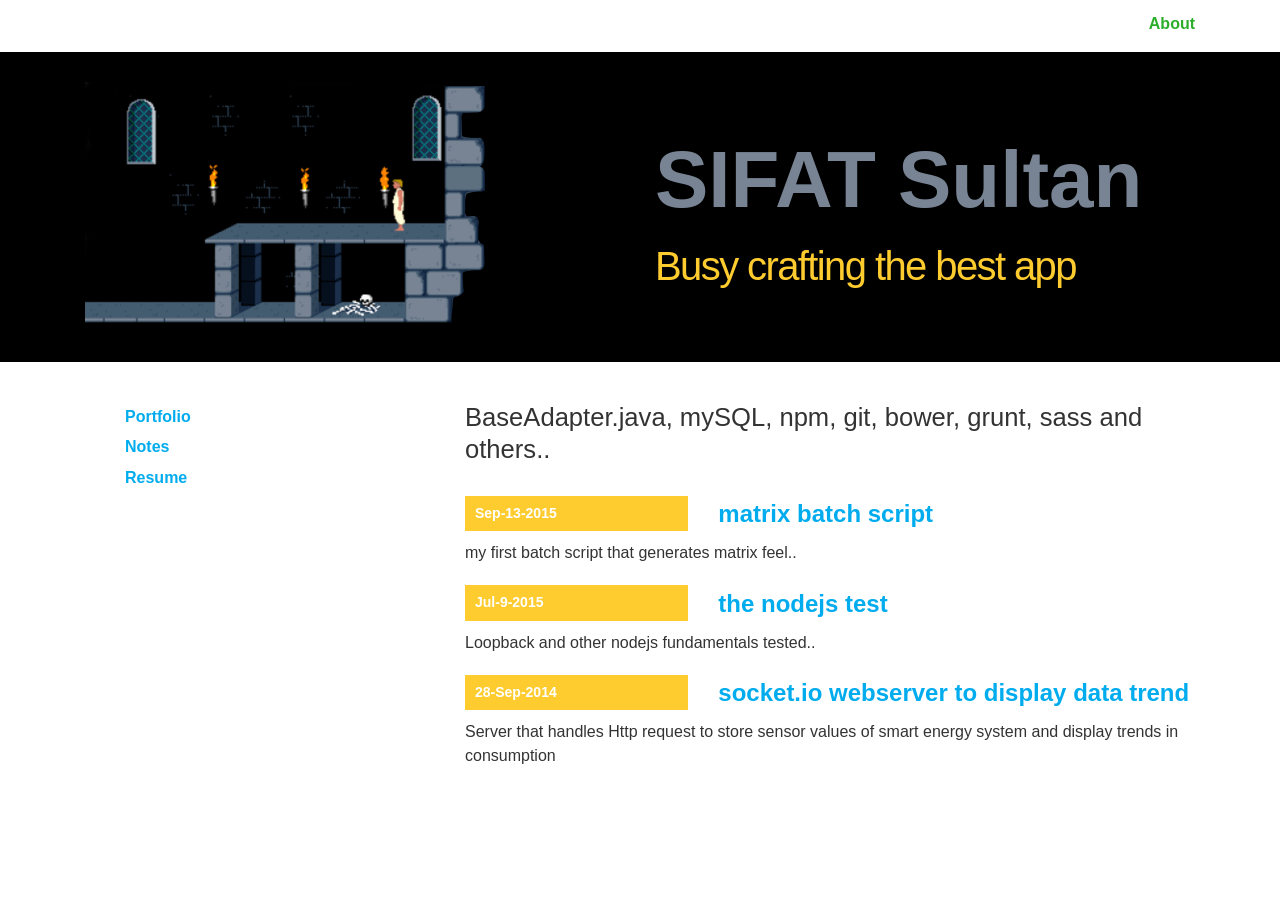
<file: index.html>
<!DOCTYPE html>
<html lang="en">
<head>
    <meta charset="UTF-8">
    <title>Sifat.S</title>
    <link rel="stylesheet" href="bower_components/bootstrap/dist/css/bootstrap.css">
    <link rel="stylesheet" href="bower_components/bootstrap/dist/css/bootstrap-theme.css">
    <link rel="stylesheet" href="css/style.css">
    
    <script src="bower_components/jquery/dist/jquery.min.js"></script>
    <script src="bower_components/bootstrap/dist/js/bootstrap.min.js"></script>

    <!-- <script src="scripts/functions.js"></script> -->
    <!-- <script src="scripts/variables.js"></script> -->
    <!-- <script src="scripts/bootstrap-cols.js"></script> -->
    <!-- <script src="scripts/array.js"></script> -->
    
</head>

<body>
<nav class="navbar">
  <div class="container">
    <!-- Brand and toggle get grouped for better mobile display -->
    <div class="navbar-header">
      <button type="button" class="navbar-toggle collapsed" data-toggle="collapse" data-target="#bs-example-navbar-collapse-1">
        <span class="sr-only">Toggle navigation</span>
        <span class="icon-bar"></span>
        <span class="icon-bar"></span>
        <span class="icon-bar"></span>
      </button>
      <a class="navbar-brand" href="#"></a>
    </div>

    <!-- Collect the nav links, forms, and other content for toggling -->
    <div class="collapse navbar-collapse" id="bs-example-navbar-collapse-1">

      <ul class="nav navbar-nav navbar-right nav-main-nav">
        <li><a href="#">About</a></li>
      </ul>
    </div><!-- /.navbar-collapse -->
  </div><!-- /.container-fluid -->
</nav>
<!-- nav -->

<div class="row row-banner ">	
	<div class="container container-banner vertical-center">
		<div class="col-md-6">
			<img src="images/prince2.png" alt="" />
		</div><!-- col-md-4 -->
		<div class="col-md-6">
			<h1 class="bold name">Sifat <span class="lowercase">Sultan</span></h1>
			<h3 class="letter-spacing-narrow name-desc">Busy crafting the best app</h3>
		</div><!-- col-md-8 --> 
	</div>
	<!-- container-banner -->
</div><!-- row-banner -->

<div class="row row-content">
	<div class="container container-content">
		<div class="col-md-4 col-md-4-navigation">
			<nav class="nav-side-nav">
				<ul class="ul-side-nav">
          <li><a href="pages/introduction.html">Portfolio</a></li>
          <li><a href="pages/design.html">Notes</a></li>
          <li><a href="pages/implementation.html">Resume</a></li>
				</ul>
			</nav>
		</div><!-- col-md-4-navigation -->
		<div class="col-md-8 col-md-8-content">
			
      <p class="lead">BaseAdapter.java, mySQL, npm, git, bower, grunt, sass and others..</p>
			
      
      <div class="post">
        <div class="row vertical-center">
          <div class="col-md-4">
            <h5 class="bold date">Sep-13-2015</h5><!-- date -->
          </div><!-- col date -->
          <div class="col-md-8">
            <h3 class="subtitle bold">
              <a target="_blank" href="https://github.com/sifatsultan/batch-matrix">matrix batch script</a><!-- a subtitle -->
            </h3><!-- h3 subtitle -->
          </div><!-- col subtitle -->
        </div><!-- row-upper -->        
        <div class="row row-lower">
          <div class="col-md-12">
            <p>my first batch script that generates matrix feel..</p><!-- desc -->
          </div><!-- col desc -->        
        </div><!-- row-lower -->        
      </div><!-- post -->

      <div class="post">
        <div class="row vertical-center">
          <div class="col-md-4">
            <h5 class="bold date">Jul-9-2015</h5><!-- date -->
          </div><!-- col date -->
          <div class="col-md-8">
            <h3 class="subtitle bold">
              <a target="_blank" href="https://github.com/sifatsultan/node-learn-node">the nodejs test</a><!-- a subtitle -->
            </h3><!-- h3 subtitle -->
          </div><!-- col subtitle -->
        </div><!-- row-upper -->        
        <div class="row row-lower">
          <div class="col-md-12">
            <p>Loopback and other nodejs fundamentals tested..</p><!-- desc -->
          </div><!-- col desc -->        
        </div><!-- row-lower -->        
      </div><!-- post -->

      <div class="post">        
        <div class="row row-upper vertical-center">
          <div class="col-md-4">
            <h5 class="bold date">28-Sep-2014</h5><!-- date -->
          </div><!-- col date -->
          <div class="col-md-8">
            <h3 class="subtitle bold"><a target="_blank" href="https://github.com/sifatsultan/js-socketio-loadmanagement">socket.io webserver to display data trend</a>
            </h3><!-- subtitle -->
          </div><!-- col subtitle -->
        </div><!-- row-upper -->        

        <div class="row row-lower">
          <div class="col-md-12">
            <p>Server that handles Http request to store sensor values of smart energy system and display trends in consumption</p><!-- desc -->
          </div><!-- column desc -->
        </div><!-- row-lower -->
      </div><!-- post -->
			

      
		</div><!-- col-md-8-content -->
	</div>
</div>




</body>

</html>
</file>
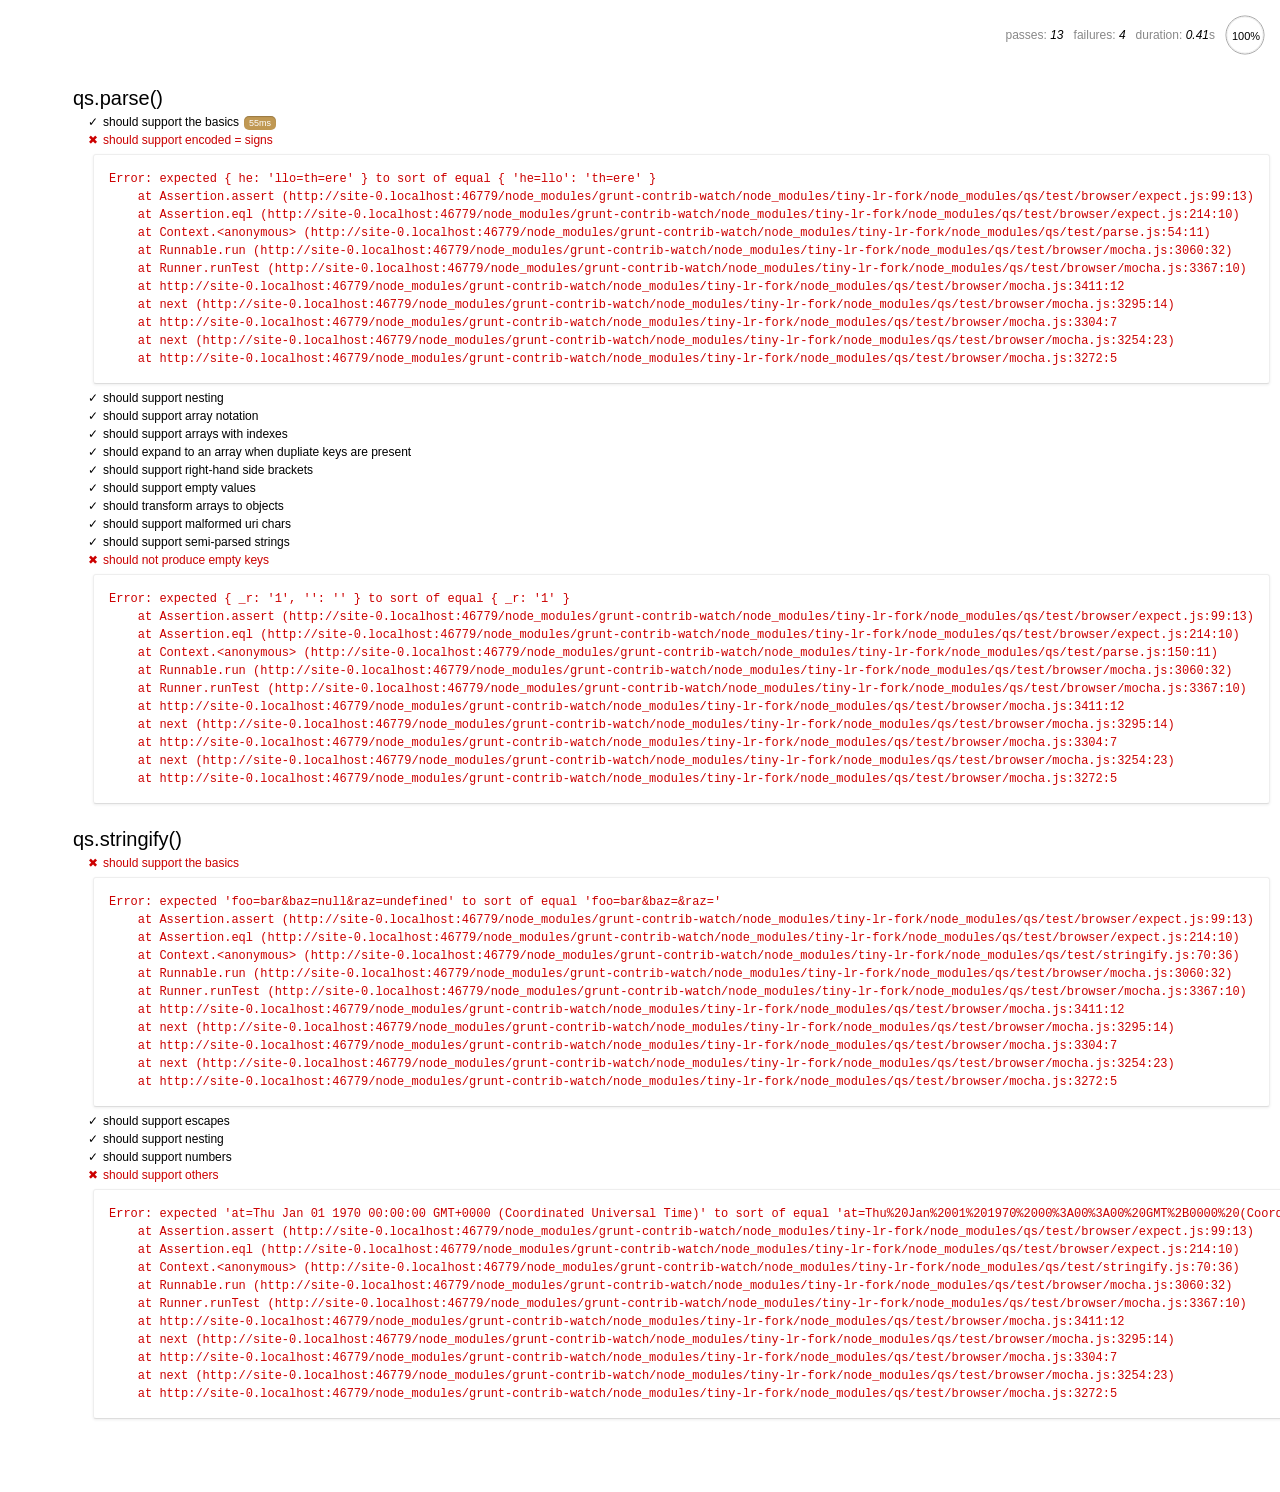
<file: node_modules/grunt-contrib-watch/node_modules/tiny-lr-fork/node_modules/qs/test/browser/index.html>
<html>
  <head>
    <title>Mocha</title>
    <meta http-equiv="Content-Type" content="text/html; charset=UTF-8">
    <link rel="stylesheet" href="mocha.css" />
    <script src="jquery.js" type="text/javascript"></script>
    <script src="expect.js"></script>
    <script src="mocha.js"></script>
    <script>mocha.setup('bdd')</script>
    <script src="qs.js"></script>
    <script src="../parse.js"></script>
    <script src="../stringify.js"></script>
    <script>onload = mocha.run;</script>
  </head>
  <body>
    <div id="mocha"></div>
  </body>
</html>
</file>
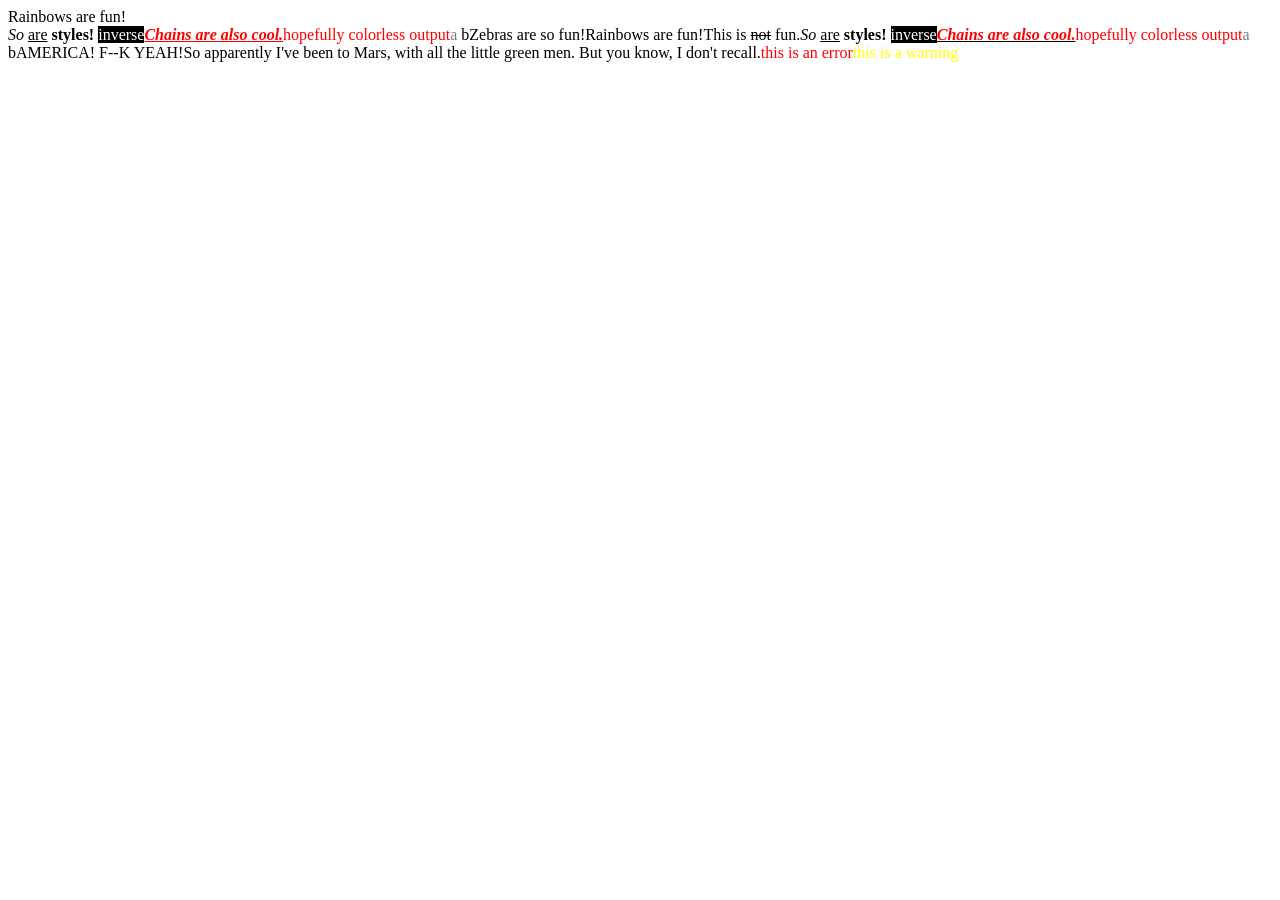
<file: node_modules/grunt/node_modules/colors/example.html>
<!DOCTYPE HTML>
<html lang="en-us">
  <head>
    <meta http-equiv="Content-type" content="text/html; charset=utf-8">
    <title>Colors Example</title>
    <script src="colors.js"></script>
  </head>
  <body>
    <script>

    var test = colors.red("hopefully colorless output");

    document.write('Rainbows are fun!'.rainbow + '<br/>');
    document.write('So '.italic + 'are'.underline + ' styles! '.bold + 'inverse'.inverse); // styles not widely supported
    document.write('Chains are also cool.'.bold.italic.underline.red); // styles not widely supported
    //document.write('zalgo time!'.zalgo);
    document.write(test.stripColors);
    document.write("a".grey + " b".black);

    document.write("Zebras are so fun!".zebra);

    document.write(colors.rainbow('Rainbows are fun!'));
    document.write("This is " + "not".strikethrough + " fun.");

    document.write(colors.italic('So ') + colors.underline('are') + colors.bold(' styles! ') + colors.inverse('inverse')); // styles not widely supported
    document.write(colors.bold(colors.italic(colors.underline(colors.red('Chains are also cool.'))))); // styles not widely supported
    //document.write(colors.zalgo('zalgo time!'));
    document.write(colors.stripColors(test));
    document.write(colors.grey("a") + colors.black(" b"));

    colors.addSequencer("america", function(letter, i, exploded) {
      if(letter === " ") return letter;
      switch(i%3) {
        case 0: return letter.red;
        case 1: return letter.white;
        case 2: return letter.blue;
      }
    });

    colors.addSequencer("random", (function() {
      var available = ['bold', 'underline', 'italic', 'inverse', 'grey', 'yellow', 'red', 'green', 'blue', 'white', 'cyan', 'magenta'];

      return function(letter, i, exploded) {
        return letter === " " ? letter : letter[available[Math.round(Math.random() * (available.length - 1))]];
      };
    })());

    document.write("AMERICA! F--K YEAH!".america);
    document.write("So apparently I've been to Mars, with all the little green men. But you know, I don't recall.".random);

    //
    // Custom themes
    //

    colors.setTheme({
      silly: 'rainbow',
      input: 'grey',
      verbose: 'cyan',
      prompt: 'grey',
      info: 'green',
      data: 'grey',
      help: 'cyan',
      warn: 'yellow',
      debug: 'blue',
      error: 'red'
    });

    // outputs red text
    document.write("this is an error".error);

    // outputs yellow text
    document.write("this is a warning".warn);

    </script>
  </body>
</html>
</file>
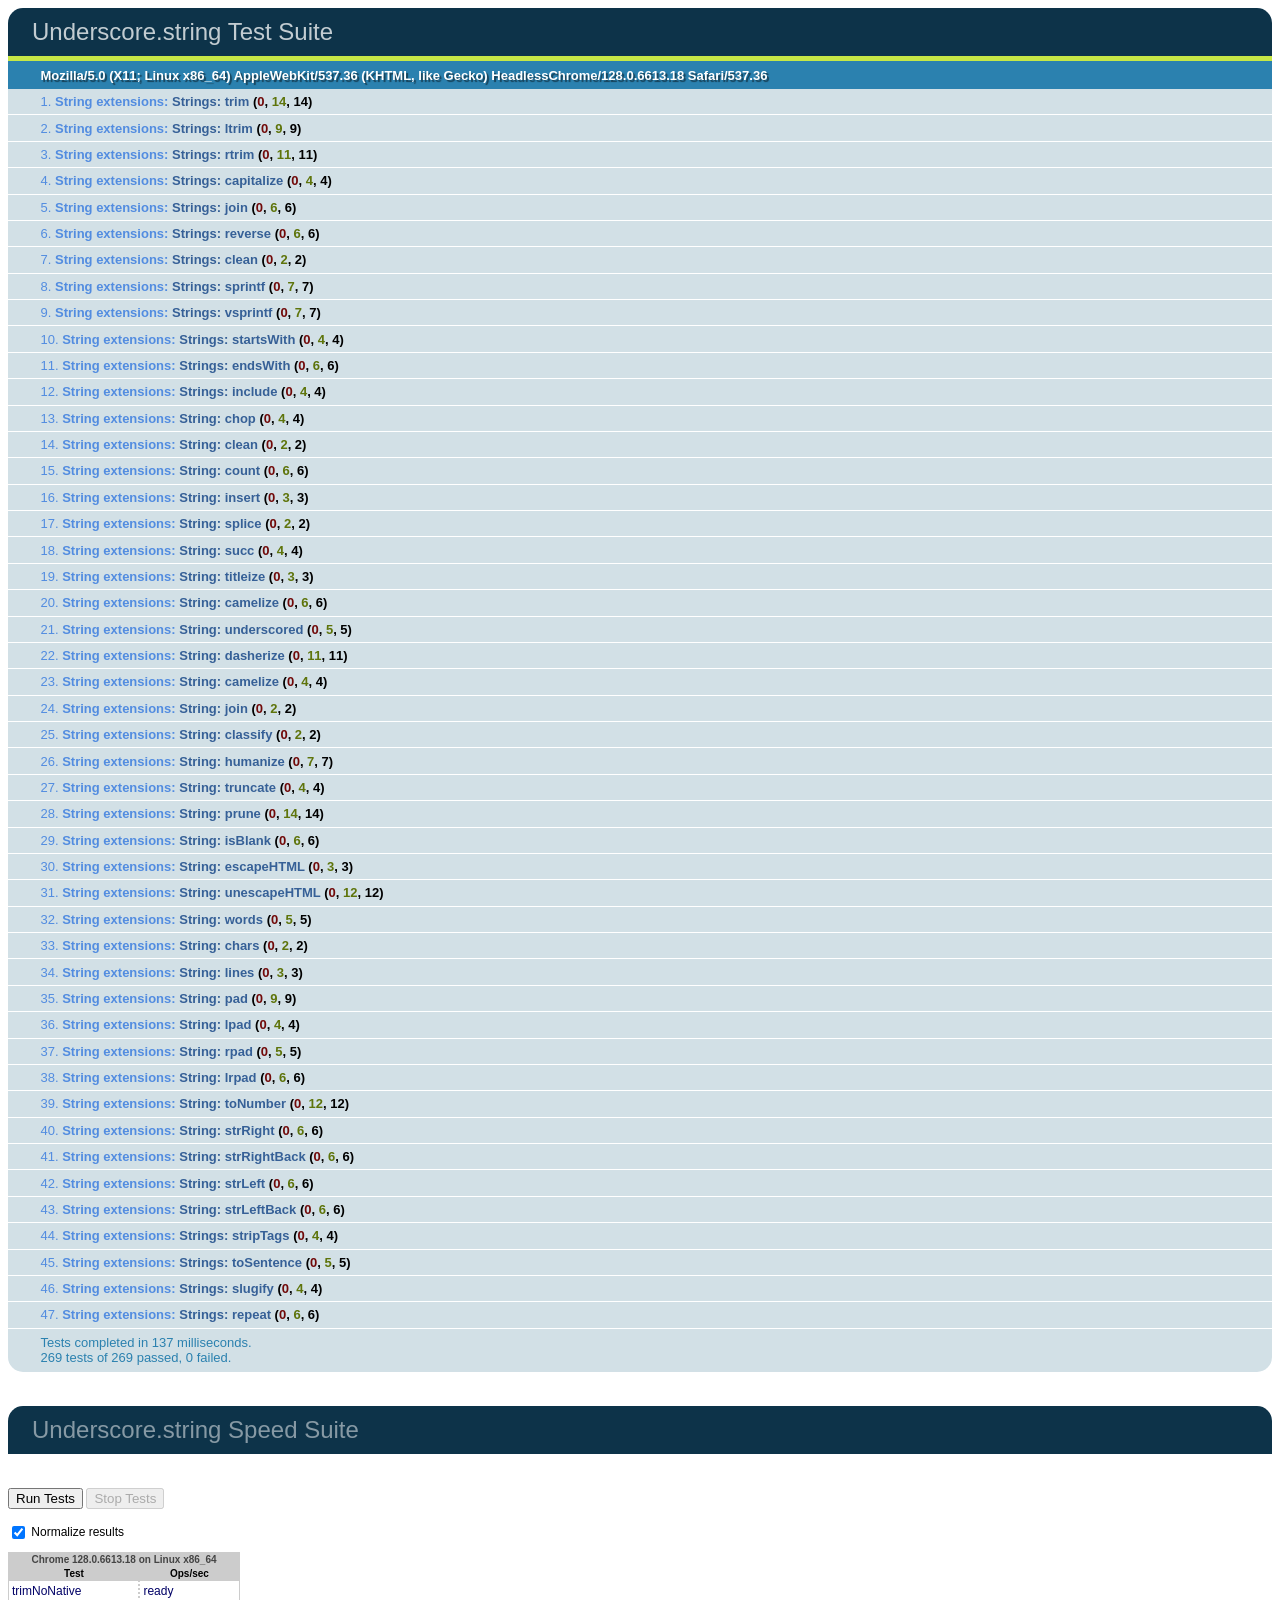
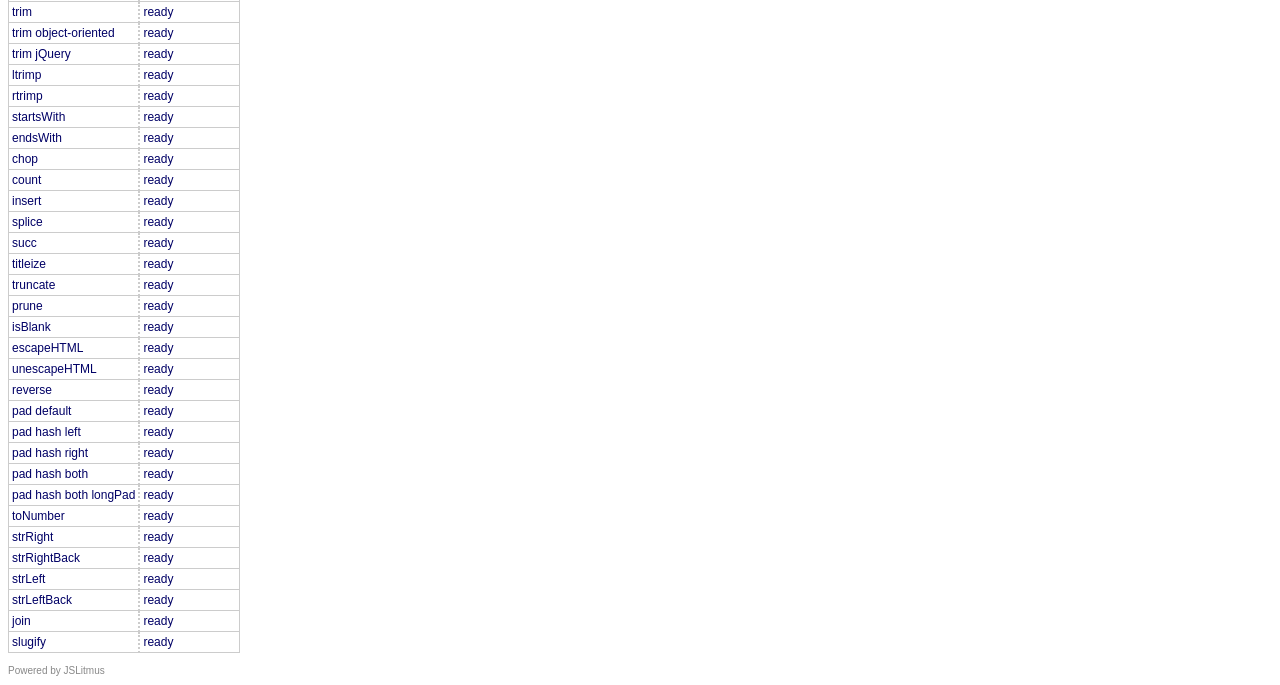
<file: node_modules/grunt/node_modules/underscore.string/test/test.html>
<!DOCTYPE HTML>
<html>
<head>
  <meta charset="utf-8">
  <title>Underscore.strings Test Suite</title>
  <link rel="stylesheet" href="test_underscore/vendor/qunit.css" type="text/css" media="screen" />
  <script type="text/javascript" src="test_underscore/vendor/jquery.js"></script>
  <script type="text/javascript" src="test_underscore/vendor/qunit.js"></script>
  <script type="text/javascript" src="test_underscore/vendor/jslitmus.js"></script>
  <script type="text/javascript" src="underscore.js"></script>
  <script type="text/javascript" src="../lib/underscore.string.js"></script>
  <script type="text/javascript" src="strings.js"></script>
  <script type="text/javascript" src="speed.js"></script>
</head>
<body>
  <h1 id="qunit-header">Underscore.string Test Suite</h1>
  <h2 id="qunit-banner"></h2>
  <h2 id="qunit-userAgent"></h2>
  <ol id="qunit-tests"></ol>
  <br />
  <h1 class="qunit-header">Underscore.string Speed Suite</h1>
  <!-- <h2 class="qunit-userAgent">
    A representative sample of the functions are benchmarked here, to provide
    a sense of how fast they might run in different browsers.
    Each iteration runs on an array of 1000 elements.<br /><br />
    For example, the 'intersect' test measures the number of times you can
    find the intersection of two thousand-element arrays in one second.
  </h2> -->
  <br />
</body>
</html>
</file>
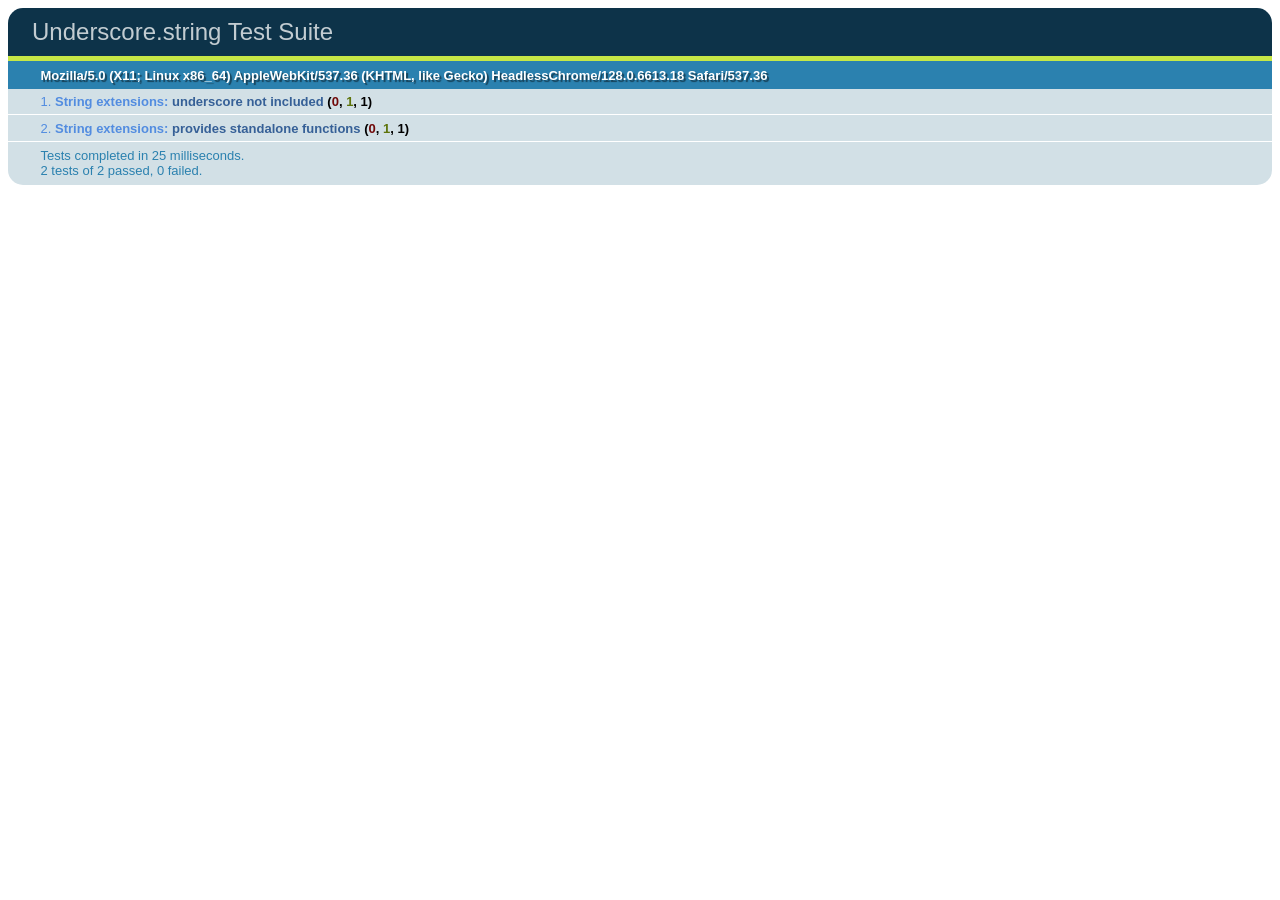
<file: node_modules/grunt/node_modules/underscore.string/test/test_standalone.html>
<!DOCTYPE HTML>
<html>
<head>
  <title>Underscore.strings Test Suite</title>
  <link rel="stylesheet" href="test_underscore/vendor/qunit.css" type="text/css" media="screen" />
  <script type="text/javascript" src="test_underscore/vendor/jquery.js"></script>
  <script type="text/javascript" src="test_underscore/vendor/qunit.js"></script>
  <script type="text/javascript" src="../lib/underscore.string.js"></script>
  <script type="text/javascript" src="strings_standalone.js"></script>

</head>
<body>
  <h1 id="qunit-header">Underscore.string Test Suite</h1>
  <h2 id="qunit-banner"></h2>
  <h2 id="qunit-userAgent"></h2>
  <ol id="qunit-tests"></ol>
</body>
</html>
</file>
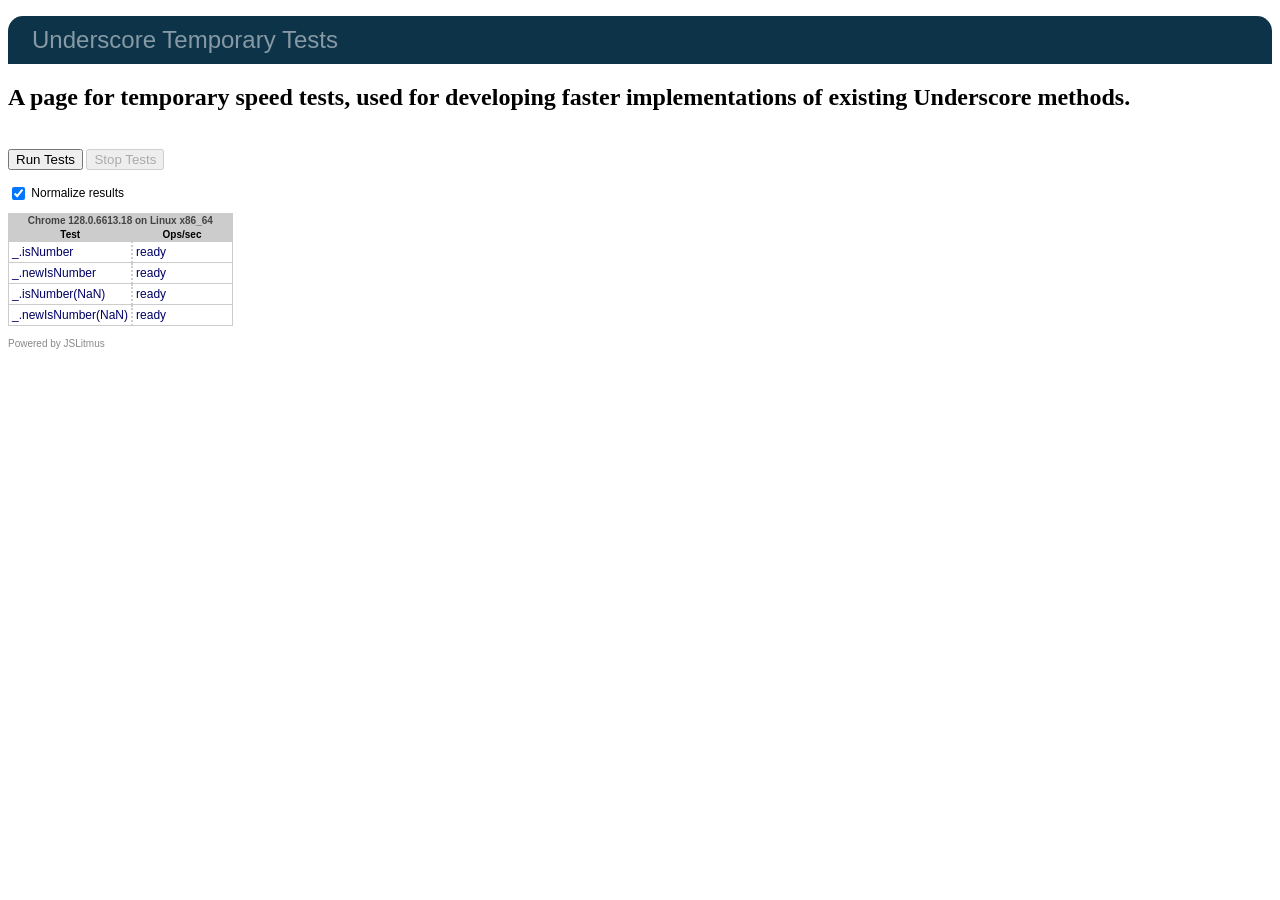
<file: node_modules/grunt/node_modules/underscore.string/test/test_underscore/temp_tests.html>
<!DOCTYPE HTML>
<html>
<head>
  <title>Underscore Temporary Tests</title>
  <link rel="stylesheet" href="vendor/qunit.css" type="text/css" media="screen" />
  <script type="text/javascript" src="vendor/jquery.js"></script>
  <script type="text/javascript" src="vendor/jslitmus.js"></script>
  <script type="text/javascript" src="../underscore.js"></script>
  <script type="text/javascript" src="temp.js"></script>
</head>
<body>
  <h1 class="qunit-header">Underscore Temporary Tests</h1>
  <h2 class="qunit-userAgent">
    A page for temporary speed tests, used for developing faster implementations
    of existing Underscore methods.
  </h2>
  <br />
</body>
</html>
</file>
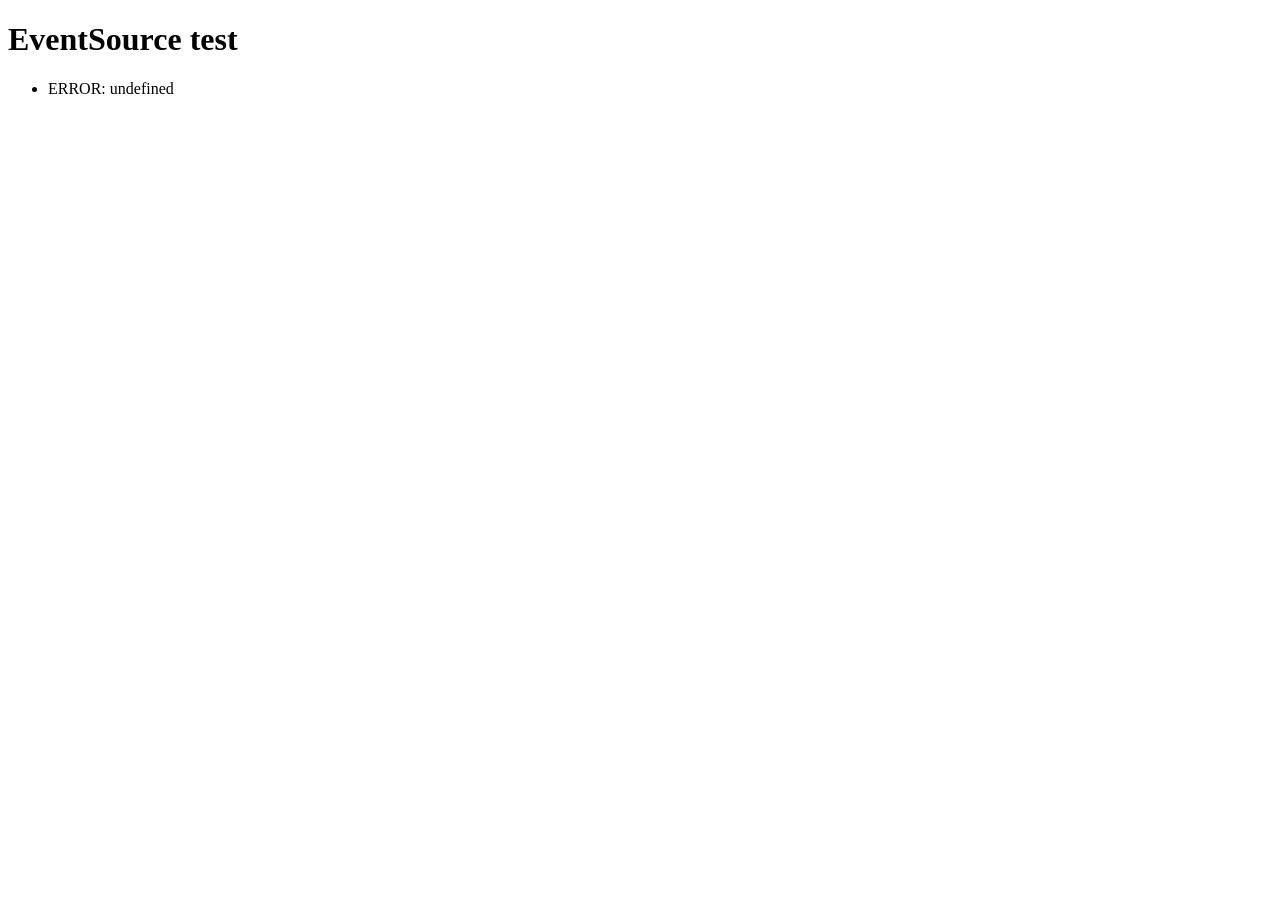
<file: node_modules/grunt-contrib-watch/node_modules/tiny-lr-fork/node_modules/faye-websocket/examples/sse.html>
<!doctype html>
<html>
  <head>
    <meta http-equiv="Content-type" content="text/html; charset=utf-8">
    <title>EventSource test</title>
  </head>
  <body>

    <h1>EventSource test</h1>
    <ul></ul>

    <script type="text/javascript">
      var logger = document.getElementsByTagName('ul')[0],
          socket = new EventSource('/');

      var log = function(text) {
        logger.innerHTML += '<li>' + text + '</li>';
      };

      socket.onopen = function() {
        log('OPEN');
      };

      socket.onmessage = function(event) {
        log('MESSAGE: ' + event.data);
      };

      socket.addEventListener('update', function(event) {
        log('UPDATE(' + event.lastEventId + '): ' + event.data);
      });

      socket.onerror = function(event) {
        log('ERROR: ' + event.message);
      };
    </script>

  </body>
</html>
</file>
<file: css/style.css>
body{font:16px "Helvetica Neue", Helvetica, Arial, sans-serif;line-height:1.5}.container{max-width:1500px}a{color:#00acee}a,a:hover,a:active,a:visited{text-decoration:none}a:hover{color:#ef5734}.name{font-size:80px;color:#788494;text-transform:uppercase}.lowercase{text-transform:capitalize}.name-desc{color:#ffcc2f;font-size:40px}.bold{font-weight:bold}.letter-spacing-narrow{letter-spacing:-0.04em}.color-red{color:#ef5734}.background-color-red{background-color:#ef5734}.date{padding:10px;background-color:#ffcc2f;color:white}.lead{font-size:1.6em;line-height:1.25}.subtitle{margin:2.4px 0 0.8px 0}.h3-subtitle-first{color:#2baf2b;font-size:1.6em;margin:0 0 0.8em 0}.vertical-center{min-height:100%;display:flex;align-items:center}.navbar{margin-bottom:0}.navbar ul.nav-main-nav li,.navbar .dropdown-menu li{margin:10px 0}.navbar a,.navbar .dropdown-menu>li>a{font-weight:bold !important;color:#2baf2b !important;border-radius:4px !important;padding:3.2px 15px !important}.navbar a:hover{background-color:white !important}.navbar .dropdown-menu>li>a:hover{background-color:#ffcc2f !important;background-image:none}.row-banner{padding:30px 0;background-color:black}.row-banner img{max-width:400px;text-align:left}.row-banner-page img{max-width:200px}.row-image{display:flex;align-items:center;justify-content:center}.row-image img{max-width:200px}.row-content{padding:40px 0}.row-content .ul-side-nav li{list-style:none;padding:0.2em 0}.row-content .ul-side-nav li a{text-decoration:none;color:#00acee;font-weight:bold;border-radius:4px;padding:0.2em 0}.row-content .ul-side-nav li a:hover{text-decoration:underline}
</file>
<file: node_modules/grunt-contrib-watch/node_modules/tiny-lr-fork/node_modules/qs/test/browser/mocha.css>
body {
  font: 20px/1.5 "Helvetica Neue", Helvetica, Arial, sans-serif;
  padding: 60px 50px;
}

#mocha h1, h2 {
  margin: 0;
}

#mocha h1 {
  margin-top: 15px;
  font-size: 1em;
  font-weight: 200;
}

#mocha .suite .suite h1 {
  margin-top: 0;
  font-size: .8em;
}

#mocha h2 {
  font-size: 12px;
  font-weight: normal;
  cursor: pointer;
}

#mocha .suite {
  margin-left: 15px;
}

#mocha .test {
  margin-left: 15px;
}

#mocha .test:hover h2::after {
  position: relative;
  top: 0;
  right: -10px;
  content: '(view source)';
  font-size: 12px;
  font-family: arial;
  color: #888;
}

#mocha .test.pending:hover h2::after {
  content: '(pending)';
  font-family: arial;
}

#mocha .test.pass.medium .duration {
  background: #C09853;
}

#mocha .test.pass.slow .duration {
  background: #B94A48;
}

#mocha .test.pass::before {
  content: '✓';
  font-size: 12px;
  display: block;
  float: left;
  margin-right: 5px;
}

#mocha .test.pass .duration {
  font-size: 9px;
  margin-left: 5px;
  padding: 2px 5px;
  color: white;
  -webkit-box-shadow: inset 0 1px 1px rgba(0,0,0,.2);
  -moz-box-shadow: inset 0 1px 1px rgba(0,0,0,.2);
  box-shadow: inset 0 1px 1px rgba(0,0,0,.2);
  -webkit-border-radius: 5px;
  -moz-border-radius: 5px;
  -ms-border-radius: 5px;
  -o-border-radius: 5px;
  border-radius: 5px;
}

#mocha .test.pass.fast .duration {
  display: none;
}

#mocha .test.pending {
  color: #0b97c4;
}

#mocha .test.pending::before {
  content: '◦';
  color: #0b97c4;
}

#mocha .test.fail {
  color: #c00;
}

#mocha .test.fail pre {
  color: black;
}

#mocha .test.fail::before {
  content: '✖';
  font-size: 12px;
  display: block;
  float: left;
  margin-right: 5px;
  color: #c00;
}

#mocha .test pre.error {
  color: #c00;
}

#mocha .test pre {
  display: inline-block;
  font: 12px/1.5 monaco, monospace;
  margin: 5px;
  padding: 15px;
  border: 1px solid #eee;
  border-bottom-color: #ddd;
  -webkit-border-radius: 3px;
  -webkit-box-shadow: 0 1px 3px #eee;
}

#error {
  color: #c00;
  font-size: 1.5  em;
  font-weight: 100;
  letter-spacing: 1px;
}

#stats {
  position: fixed;
  top: 15px;
  right: 10px;
  font-size: 12px;
  margin: 0;
  color: #888;
}

#stats .progress {
  float: right;
  padding-top: 0;
}

#stats em {
  color: black;
}

#stats li {
  display: inline-block;
  margin: 0 5px;
  list-style: none;
  padding-top: 11px;
}

code .comment { color: #ddd }
code .init { color: #2F6FAD }
code .string { color: #5890AD }
code .keyword { color: #8A6343 }
code .number { color: #2F6FAD }
</file>
<file: node_modules/grunt/node_modules/underscore.string/test/test_underscore/vendor/qunit.css>
/** Font Family and Sizes */

#qunit-tests, #qunit-header, .qunit-header, #qunit-banner, #qunit-testrunner-toolbar, #qunit-userAgent, #qunit-testresult {
	font-family: "Helvetica Neue Light", "HelveticaNeue-Light", "Helvetica Neue", Calibri, Helvetica, Arial;
}

#qunit-testrunner-toolbar, #qunit-userAgent, #qunit-testresult, #qunit-tests li { font-size: small; }
#qunit-tests { font-size: smaller; }


/** Resets */

#qunit-tests, #qunit-tests ol, #qunit-header, #qunit-banner, #qunit-userAgent, #qunit-testresult {
	margin: 0;
	padding: 0;
}


/** Header */

#qunit-header, .qunit-header {
	padding: 0.5em 0 0.5em 1em;

	color: #8699a4;
	background-color: #0d3349;

	font-size: 1.5em;
	line-height: 1em;
	font-weight: normal;

	border-radius: 15px 15px 0 0;
	-moz-border-radius: 15px 15px 0 0;
	-webkit-border-top-right-radius: 15px;
	-webkit-border-top-left-radius: 15px;
}

#qunit-header a {
	text-decoration: none;
	color: #c2ccd1;
}

#qunit-header a:hover,
#qunit-header a:focus {
	color: #fff;
}

#qunit-banner {
	height: 5px;
}

#qunit-testrunner-toolbar {
	padding: 0em 0 0.5em 2em;
}

#qunit-userAgent {
	padding: 0.5em 0 0.5em 2.5em;
	background-color: #2b81af;
	color: #fff;
	text-shadow: rgba(0, 0, 0, 0.5) 2px 2px 1px;
}


/** Tests: Pass/Fail */

#qunit-tests {
	list-style-position: inside;
}

#qunit-tests li {
	padding: 0.4em 0.5em 0.4em 2.5em;
	border-bottom: 1px solid #fff;
	list-style-position: inside;
}

#qunit-tests li strong {
	cursor: pointer;
}

#qunit-tests ol {
	margin-top: 0.5em;
	padding: 0.5em;

	background-color: #fff;

	border-radius: 15px;
	-moz-border-radius: 15px;
	-webkit-border-radius: 15px;

	box-shadow: inset 0px 2px 13px #999;
	-moz-box-shadow: inset 0px 2px 13px #999;
	-webkit-box-shadow: inset 0px 2px 13px #999;
}

#qunit-tests table {
	border-collapse: collapse;
	margin-top: .2em;
}

#qunit-tests th {
	text-align: right;
	vertical-align: top;
	padding: 0 .5em 0 0;
}

#qunit-tests td {
	vertical-align: top;
}

#qunit-tests pre {
	margin: 0;
	white-space: pre-wrap;
	word-wrap: break-word;
}

#qunit-tests del {
	background-color: #e0f2be;
	color: #374e0c;
	text-decoration: none;
}

#qunit-tests ins {
	background-color: #ffcaca;
	color: #500;
	text-decoration: none;
}

/*** Test Counts */

#qunit-tests b.counts                       { color: black; }
#qunit-tests b.passed                       { color: #5E740B; }
#qunit-tests b.failed                       { color: #710909; }

#qunit-tests li li {
	margin: 0.5em;
	padding: 0.4em 0.5em 0.4em 0.5em;
	background-color: #fff;
	border-bottom: none;
	list-style-position: inside;
}

/*** Passing Styles */

#qunit-tests li li.pass {
	color: #5E740B;
	background-color: #fff;
	border-left: 26px solid #C6E746;
}

#qunit-tests .pass                          { color: #528CE0; background-color: #D2E0E6; }
#qunit-tests .pass .test-name               { color: #366097; }

#qunit-tests .pass .test-actual,
#qunit-tests .pass .test-expected           { color: #999999; }

#qunit-banner.qunit-pass                    { background-color: #C6E746; }

/*** Failing Styles */

#qunit-tests li li.fail {
	color: #710909;
	background-color: #fff;
	border-left: 26px solid #EE5757;
}

#qunit-tests .fail                          { color: #000000; background-color: #EE5757; }
#qunit-tests .fail .test-name,
#qunit-tests .fail .module-name             { color: #000000; }

#qunit-tests .fail .test-actual             { color: #EE5757; }
#qunit-tests .fail .test-expected           { color: green;   }

#qunit-banner.qunit-fail,
#qunit-testrunner-toolbar                   { background-color: #EE5757; }


/** Footer */

#qunit-testresult {
	padding: 0.5em 0.5em 0.5em 2.5em;

	color: #2b81af;
	background-color: #D2E0E6;

	border-radius: 0 0 15px 15px;
	-moz-border-radius: 0 0 15px 15px;
	-webkit-border-bottom-right-radius: 15px;
	-webkit-border-bottom-left-radius: 15px;
}

/** Fixture */

#qunit-fixture {
	position: absolute;
	top: -10000px;
	left: -10000px;
}
</file>
